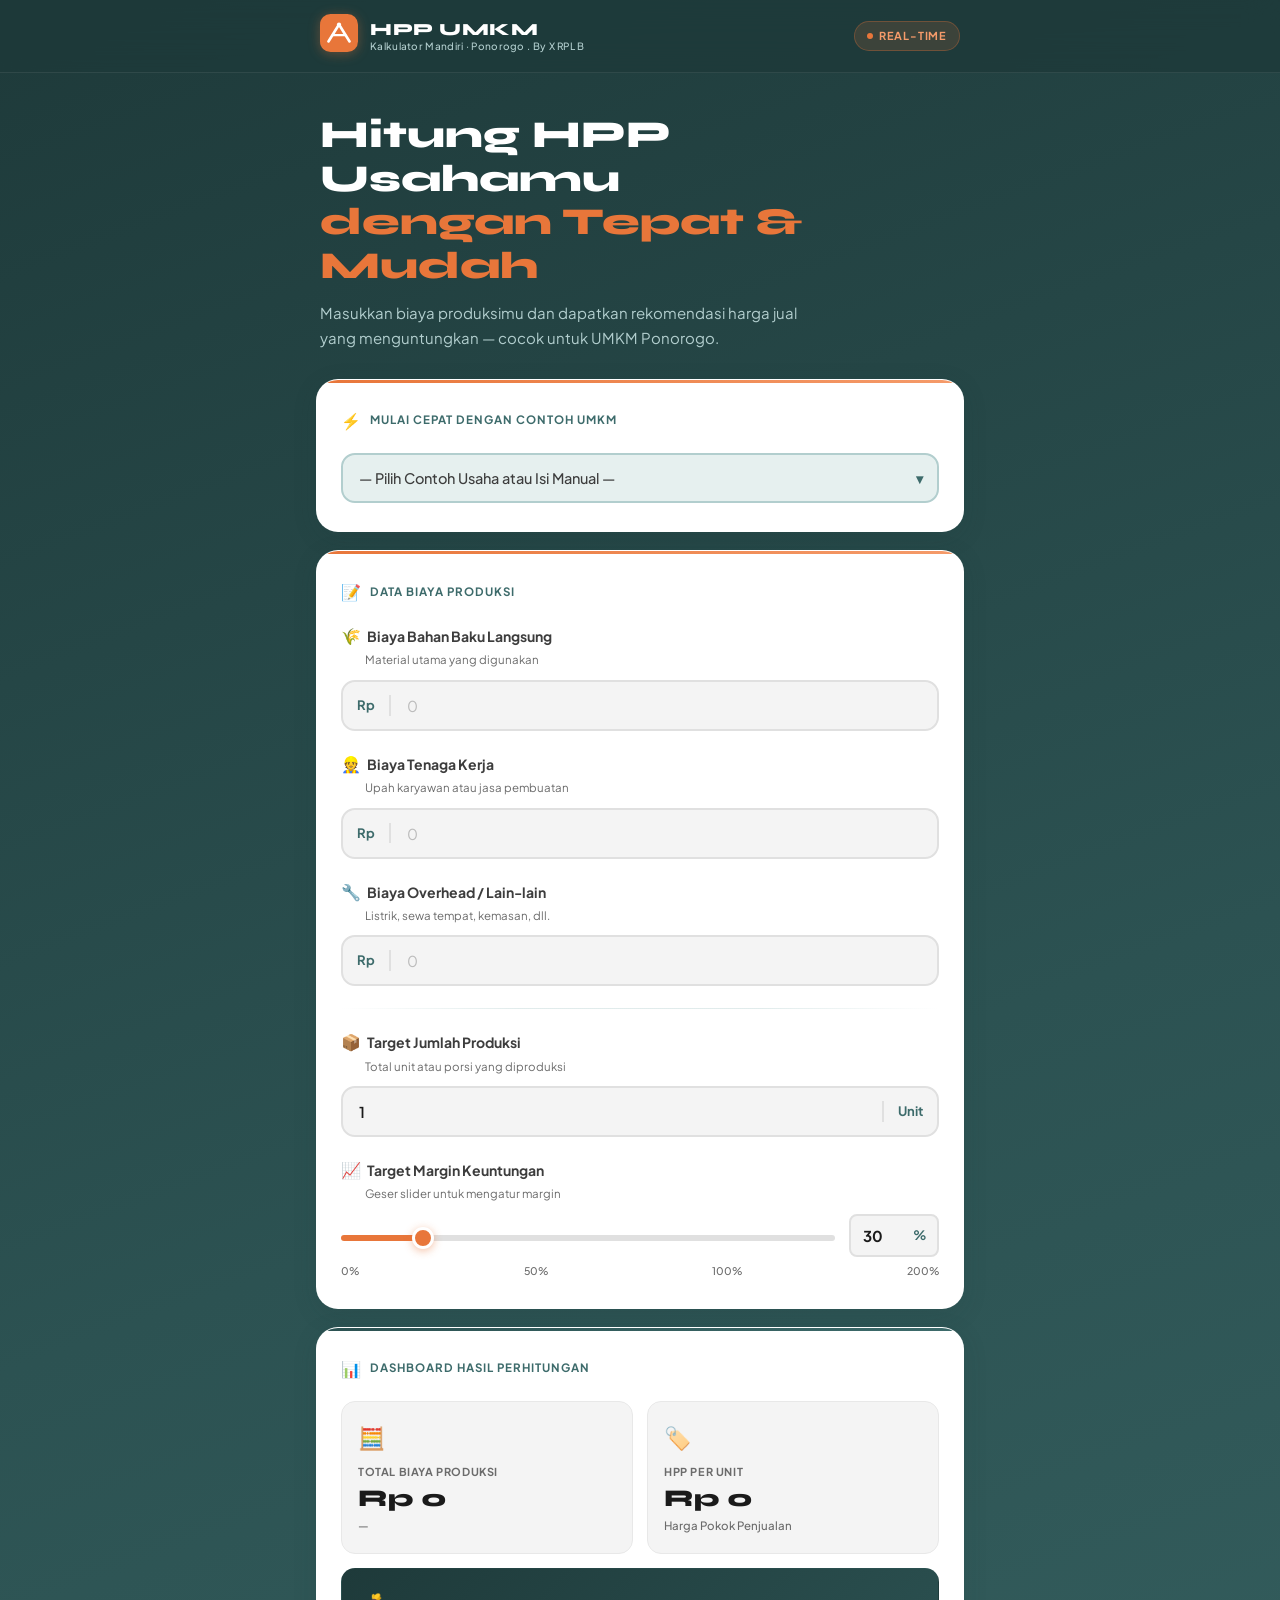
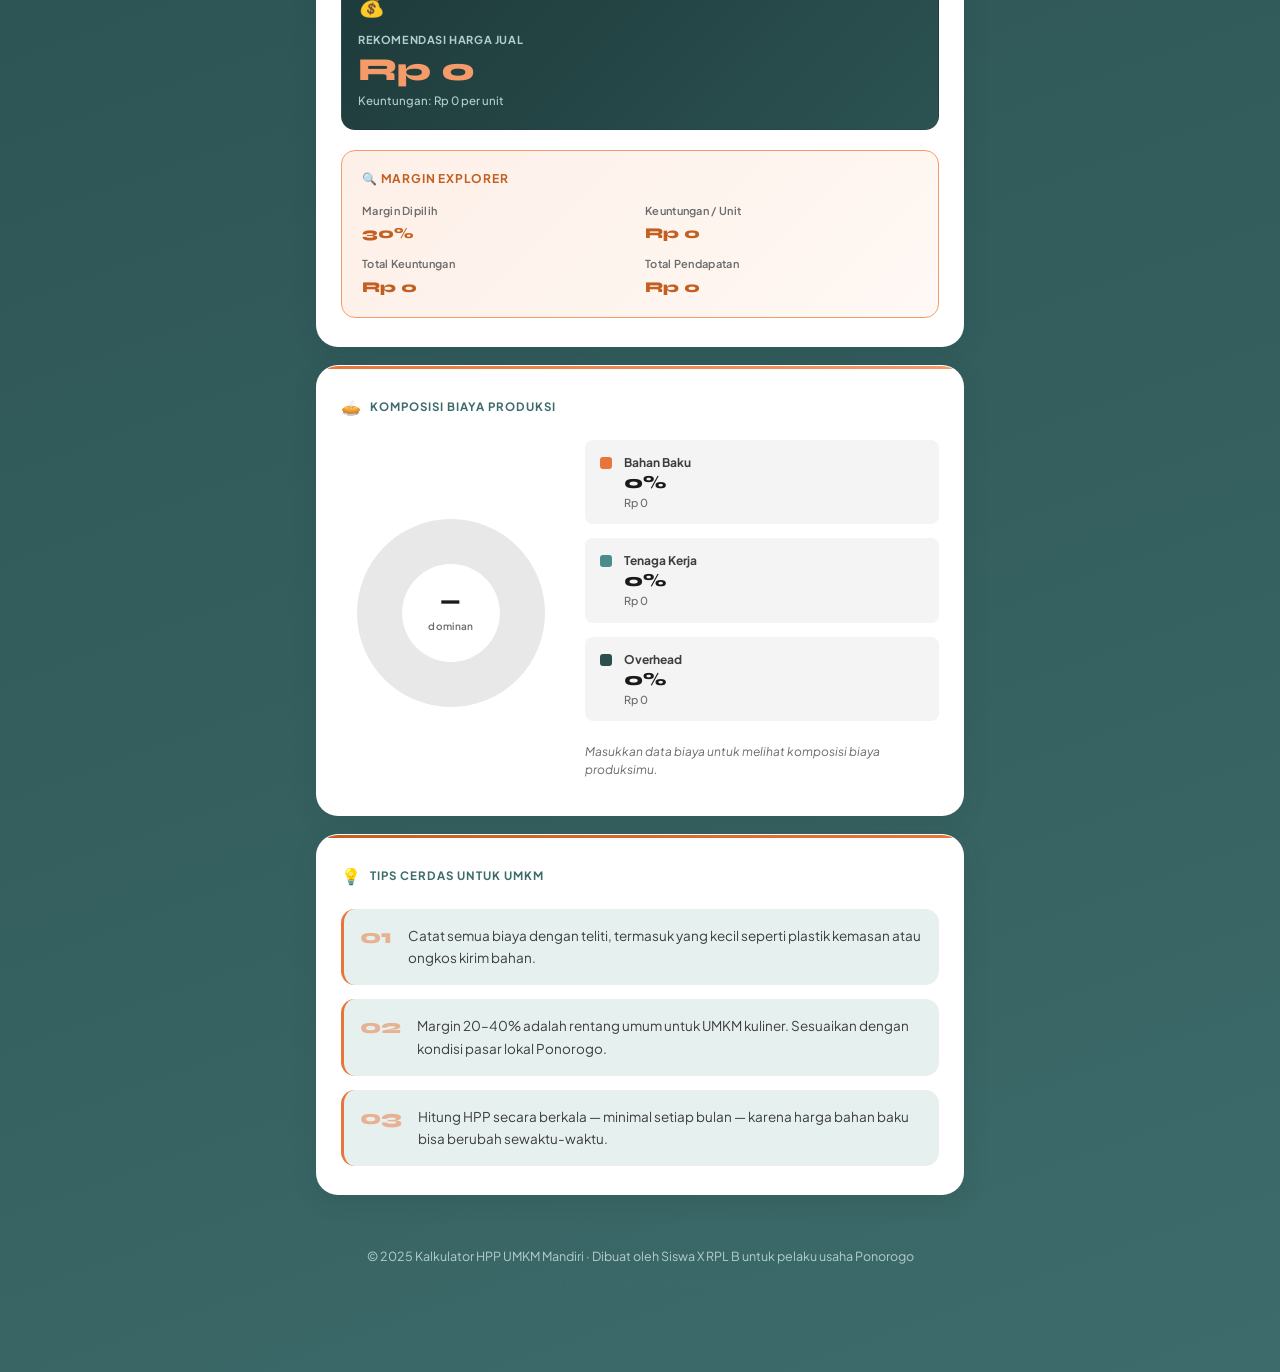
<file: index.html>
<!DOCTYPE html>
<html lang="id">
<head>
  <meta charset="UTF-8" />
  <meta name="viewport" content="width=device-width, initial-scale=1.0" />
  <title>Kalkulator HPP UMKM Mandiri | Ponorogo | Project X RPL B</title>
  <link rel="stylesheet" href="style.css" />
  <link rel="preconnect" href="https://fonts.googleapis.com" />
  <link rel="preconnect" href="https://fonts.gstatic.com" crossorigin />
  <link href="https://fonts.googleapis.com/css2?family=Plus+Jakarta+Sans:wght@300;400;500;600;700;800&family=Syne:wght@700;800&display=swap" rel="stylesheet" />
</head>
<body>

  <!-- ===== HEADER ===== -->
  <header class="site-header">
    <div class="header-inner">
      <div class="logo-area">
        <div class="logo-icon">
          <svg viewBox="0 0 36 36" fill="none" xmlns="http://www.w3.org/2000/svg">
            <rect width="36" height="36" rx="10" fill="#E8763A"/>
            <path d="M8 26 L18 10 L28 26" stroke="white" stroke-width="2.5" stroke-linecap="round" stroke-linejoin="round"/>
            <path d="M12 20 H24" stroke="white" stroke-width="2" stroke-linecap="round"/>
            <circle cx="18" cy="10" r="2" fill="white"/>
          </svg>
        </div>
        <div class="logo-text">
          <span class="logo-title">HPP UMKM</span>
          <span class="logo-sub">Kalkulator Mandiri · Ponorogo . By X RPL B</span>
        </div>
      </div>
      <div class="header-badge">
        <span class="badge-dot"></span>
        Real-time
      </div>
    </div>
  </header>

  <main class="main-content">

    <!-- ===== HERO STRIP ===== -->
    <section class="hero-strip">
      <h1>Hitung HPP Usahamu<br><span class="accent-text">dengan Tepat & Mudah</span></h1>
      <p>Masukkan biaya produksimu dan dapatkan rekomendasi harga jual yang menguntungkan — cocok untuk UMKM Ponorogo.</p>
    </section>

    <!-- ===== PRESET DROPDOWN ===== -->
    <section class="card preset-card">
      <div class="card-label">
        <span class="label-icon">⚡</span>
        Mulai Cepat dengan Contoh UMKM
      </div>
      <div class="select-wrapper">
        <select id="presetSelect">
          <option value="">— Pilih Contoh Usaha atau Isi Manual —</option>
          <option value="sate">🥩 Warung Sate Ponorogo</option>
          <option value="reog">🎭 Kerajinan Reog</option>
          <option value="cafe">☕ Cafe Jajan</option>
        </select>
        <span class="select-arrow">▾</span>
      </div>
      <div id="presetBadge" class="preset-badge hidden"></div>
    </section>

    <!-- ===== INPUT FORM ===== -->
    <section class="card input-card">
      <div class="card-label">
        <span class="label-icon">📝</span>
        Data Biaya Produksi
      </div>

      <div class="input-group">
        <label for="bahanBaku">
          <span class="input-icon">🌾</span>
          Biaya Bahan Baku Langsung
          <span class="input-hint">Material utama yang digunakan</span>
        </label>
        <div class="rupiah-wrap">
          <span class="rp-prefix">Rp</span>
          <input type="number" id="bahanBaku" placeholder="0" min="0" />
        </div>
      </div>

      <div class="input-group">
        <label for="tenagaKerja">
          <span class="input-icon">👷</span>
          Biaya Tenaga Kerja
          <span class="input-hint">Upah karyawan atau jasa pembuatan</span>
        </label>
        <div class="rupiah-wrap">
          <span class="rp-prefix">Rp</span>
          <input type="number" id="tenagaKerja" placeholder="0" min="0" />
        </div>
      </div>

      <div class="input-group">
        <label for="overhead">
          <span class="input-icon">🔧</span>
          Biaya Overhead / Lain-lain
          <span class="input-hint">Listrik, sewa tempat, kemasan, dll.</span>
        </label>
        <div class="rupiah-wrap">
          <span class="rp-prefix">Rp</span>
          <input type="number" id="overhead" placeholder="0" min="0" />
        </div>
      </div>

      <div class="divider"></div>

      <div class="input-group">
        <label for="jumlahProduksi">
          <span class="input-icon">📦</span>
          Target Jumlah Produksi
          <span class="input-hint">Total unit atau porsi yang diproduksi</span>
        </label>
        <div class="unit-wrap">
          <input type="number" id="jumlahProduksi" placeholder="1" min="1" value="1" />
          <span class="unit-suffix">Unit</span>
        </div>
      </div>

      <!-- Margin Slider -->
      <div class="input-group slider-group">
        <label for="marginSlider">
          <span class="input-icon">📈</span>
          Target Margin Keuntungan
          <span class="input-hint">Geser slider untuk mengatur margin</span>
        </label>
        <div class="slider-control">
          <div class="slider-track-wrap">
            <input type="range" id="marginSlider" min="0" max="200" value="30" step="1" />
          </div>
          <div class="slider-display">
            <input type="number" id="marginInput" value="30" min="0" max="200" />
            <span class="pct-suffix">%</span>
          </div>
        </div>
        <div class="margin-labels">
          <span>0%</span>
          <span>50%</span>
          <span>100%</span>
          <span>200%</span>
        </div>
      </div>
    </section>

    <!-- ===== DASHBOARD HASIL ===== -->
    <section class="card result-card">
      <div class="card-label">
        <span class="label-icon">📊</span>
        Dashboard Hasil Perhitungan
      </div>

      <div class="result-grid">
        <div class="result-tile tile-total">
          <div class="tile-icon">🧮</div>
          <div class="tile-label">Total Biaya Produksi</div>
          <div class="tile-value" id="totalBiaya">Rp 0</div>
          <div class="tile-sub" id="totalPerUnit">— per unit</div>
        </div>
        <div class="result-tile tile-hpp">
          <div class="tile-icon">🏷️</div>
          <div class="tile-label">HPP per Unit</div>
          <div class="tile-value" id="hppPerUnit">Rp 0</div>
          <div class="tile-sub">Harga Pokok Penjualan</div>
        </div>
        <div class="result-tile tile-jual tile-full">
          <div class="tile-icon">💰</div>
          <div class="tile-label">Rekomendasi Harga Jual</div>
          <div class="tile-value highlight" id="hargaJual">Rp 0</div>
          <div class="tile-sub" id="keuntunganPerUnit">Keuntungan: Rp 0 per unit</div>
        </div>
      </div>

      <!-- Margin Explorer Panel -->
      <div class="margin-explorer" id="marginExplorer">
        <div class="explorer-title">🔍 Margin Explorer</div>
        <div class="explorer-grid">
          <div class="explorer-item">
            <span class="ex-label">Margin Dipilih</span>
            <span class="ex-val" id="exMargin">30%</span>
          </div>
          <div class="explorer-item">
            <span class="ex-label">Keuntungan / Unit</span>
            <span class="ex-val" id="exProfit">Rp 0</span>
          </div>
          <div class="explorer-item">
            <span class="ex-label">Total Keuntungan</span>
            <span class="ex-val" id="exTotalProfit">Rp 0</span>
          </div>
          <div class="explorer-item">
            <span class="ex-label">Total Pendapatan</span>
            <span class="ex-val" id="exRevenue">Rp 0</span>
          </div>
        </div>
      </div>
    </section>

    <!-- ===== PIE CHART ===== -->
    <section class="card chart-card">
      <div class="card-label">
        <span class="label-icon">🥧</span>
        Komposisi Biaya Produksi
      </div>
      <div class="chart-layout">
        <div class="canvas-wrap">
          <canvas id="pieChart" width="220" height="220"></canvas>
          <div class="chart-center-label" id="chartCenterLabel">
            <span class="center-pct" id="centerPct">—</span>
            <span class="center-desc">dominan</span>
          </div>
        </div>
        <div class="legend-panel">
          <div class="legend-item" id="legBahan">
            <span class="legend-dot" style="background:#E8763A"></span>
            <div class="legend-info">
              <span class="legend-name">Bahan Baku</span>
              <span class="legend-pct" id="pctBahan">0%</span>
              <span class="legend-amt" id="amtBahan">Rp 0</span>
            </div>
          </div>
          <div class="legend-item" id="legTK">
            <span class="legend-dot" style="background:#4A8C8A"></span>
            <div class="legend-info">
              <span class="legend-name">Tenaga Kerja</span>
              <span class="legend-pct" id="pctTK">0%</span>
              <span class="legend-amt" id="amtTK">Rp 0</span>
            </div>
          </div>
          <div class="legend-item" id="legOH">
            <span class="legend-dot" style="background:#2C4F4E"></span>
            <div class="legend-info">
              <span class="legend-name">Overhead</span>
              <span class="legend-pct" id="pctOH">0%</span>
              <span class="legend-amt" id="amtOH">Rp 0</span>
            </div>
          </div>
          <div class="legend-tip" id="legendTip">
            Masukkan data biaya untuk melihat komposisi biaya produksimu.
          </div>
        </div>
      </div>
    </section>

    <!-- ===== TIPS UMKM ===== -->
    <section class="card tips-card">
      <div class="card-label">
        <span class="label-icon">💡</span>
        Tips Cerdas untuk UMKM
      </div>
      <div class="tips-grid">
        <div class="tip-item">
          <span class="tip-num">01</span>
          <p>Catat semua biaya dengan teliti, termasuk yang kecil seperti plastik kemasan atau ongkos kirim bahan.</p>
        </div>
        <div class="tip-item">
          <span class="tip-num">02</span>
          <p>Margin 20–40% adalah rentang umum untuk UMKM kuliner. Sesuaikan dengan kondisi pasar lokal Ponorogo.</p>
        </div>
        <div class="tip-item">
          <span class="tip-num">03</span>
          <p>Hitung HPP secara berkala — minimal setiap bulan — karena harga bahan baku bisa berubah sewaktu-waktu.</p>
        </div>
      </div>
    </section>

    <!-- ===== FOOTER ===== -->
    <footer class="site-footer">
      <p>© 2025 Kalkulator HPP UMKM Mandiri · Dibuat oleh Siswa X RPL B untuk pelaku usaha Ponorogo</p>
      <p class="footer-sub">Inspired by SMK Negeri 1 Jenangan Ponorogo</p>
    </footer>

  </main>

  <script src="script.js"></script>
</body>
</html>
</file>
<file: style.css>
/* =====================================================
   KALKULATOR HPP UMKM MANDIRI — style.css
   Palet: Teal/Grey-Teal | Orange Accent | Dark Grey
   ===================================================== */

/* ---- RESET & BASE ---- */
*, *::before, *::after { box-sizing: border-box; margin: 0; padding: 0; }

:root {
  --teal-deep:    #1E3A3A;
  --teal-mid:     #2C5252;
  --teal-soft:    #3D6B6B;
  --teal-light:   #5A8A89;
  --teal-pale:    #E6F0EF;
  --teal-muted:   #B2CECE;

  --orange:       #E8763A;
  --orange-light: #F59B6A;
  --orange-pale:  #FDF0E8;
  --orange-dark:  #C45F22;

  --grey-900:     #1A1A1A;
  --grey-700:     #3D3D3D;
  --grey-500:     #6B6B6B;
  --grey-300:     #BCBCBC;
  --grey-100:     #F4F4F4;
  --white:        #FFFFFF;

  --shadow-sm:    0 2px 8px rgba(30,58,58,.10);
  --shadow-md:    0 6px 24px rgba(30,58,58,.14);
  --shadow-lg:    0 16px 48px rgba(30,58,58,.18);

  --radius-sm:    8px;
  --radius-md:    14px;
  --radius-lg:    22px;

  --font-display: 'Syne', sans-serif;
  --font-body:    'Plus Jakarta Sans', sans-serif;

  --transition:   all .22s cubic-bezier(.4,0,.2,1);
}

html { scroll-behavior: smooth; }

body {
  font-family: var(--font-body);
  background: linear-gradient(160deg, #1E3A3A 0%, #2C5252 40%, #3D6B6B 100%);
  min-height: 100vh;
  color: var(--grey-900);
  font-size: 15px;
  line-height: 1.6;
  -webkit-font-smoothing: antialiased;
}

/* ---- SCROLLBAR ---- */
::-webkit-scrollbar { width: 6px; }
::-webkit-scrollbar-track { background: var(--teal-deep); }
::-webkit-scrollbar-thumb { background: var(--teal-soft); border-radius: 99px; }

/* =====================================================
   HEADER
   ===================================================== */
.site-header {
  position: sticky;
  top: 0;
  z-index: 100;
  background: rgba(30,58,58,.82);
  backdrop-filter: blur(16px);
  -webkit-backdrop-filter: blur(16px);
  border-bottom: 1px solid rgba(255,255,255,.08);
}

.header-inner {
  max-width: 680px;
  margin: 0 auto;
  padding: 14px 20px;
  display: flex;
  align-items: center;
  justify-content: space-between;
}

.logo-area {
  display: flex;
  align-items: center;
  gap: 12px;
}

.logo-icon svg {
  width: 38px;
  height: 38px;
  filter: drop-shadow(0 2px 6px rgba(232,118,58,.35));
}

.logo-text {
  display: flex;
  flex-direction: column;
  line-height: 1.2;
}

.logo-title {
  font-family: var(--font-display);
  font-size: 17px;
  font-weight: 800;
  color: var(--white);
  letter-spacing: .5px;
}

.logo-sub {
  font-size: 10px;
  color: var(--teal-muted);
  letter-spacing: .3px;
  font-weight: 500;
}

.header-badge {
  display: flex;
  align-items: center;
  gap: 6px;
  background: rgba(232,118,58,.15);
  border: 1px solid rgba(232,118,58,.3);
  color: var(--orange-light);
  font-size: 11px;
  font-weight: 700;
  letter-spacing: .8px;
  text-transform: uppercase;
  padding: 5px 12px;
  border-radius: 99px;
}

.badge-dot {
  width: 6px;
  height: 6px;
  background: var(--orange);
  border-radius: 50%;
  animation: pulse-dot 1.6s ease infinite;
}

@keyframes pulse-dot {
  0%, 100% { opacity: 1; transform: scale(1); }
  50%       { opacity: .5; transform: scale(.7); }
}

/* =====================================================
   MAIN LAYOUT
   ===================================================== */
.main-content {
  max-width: 680px;
  margin: 0 auto;
  padding: 0 16px 60px;
}

/* =====================================================
   HERO STRIP
   ===================================================== */
.hero-strip {
  padding: 40px 4px 28px;
  text-align: left;
}

.hero-strip h1 {
  font-family: var(--font-display);
  font-size: clamp(26px, 7vw, 38px);
  font-weight: 800;
  color: var(--white);
  line-height: 1.15;
  margin-bottom: 12px;
}

.accent-text {
  color: var(--orange);
}

.hero-strip p {
  color: var(--teal-muted);
  font-size: 15px;
  max-width: 480px;
  line-height: 1.7;
}

/* =====================================================
   CARDS
   ===================================================== */
.card {
  background: var(--white);
  border-radius: var(--radius-lg);
  padding: 28px 24px;
  margin-bottom: 18px;
  box-shadow: var(--shadow-md);
  border: 1px solid rgba(255,255,255,.6);
  position: relative;
  overflow: hidden;
  transition: var(--transition);
  animation: card-in .4s ease both;
}

.card::before {
  content: '';
  position: absolute;
  top: 0; left: 0; right: 0;
  height: 3px;
  background: linear-gradient(90deg, var(--orange), var(--orange-light));
  border-radius: var(--radius-lg) var(--radius-lg) 0 0;
}

@keyframes card-in {
  from { opacity: 0; transform: translateY(18px); }
  to   { opacity: 1; transform: translateY(0); }
}

.card:nth-child(2) { animation-delay: .05s; }
.card:nth-child(3) { animation-delay: .10s; }
.card:nth-child(4) { animation-delay: .15s; }
.card:nth-child(5) { animation-delay: .20s; }
.card:nth-child(6) { animation-delay: .25s; }

/* Card label */
.card-label {
  display: flex;
  align-items: center;
  gap: 8px;
  font-size: 11.5px;
  font-weight: 700;
  letter-spacing: 1px;
  text-transform: uppercase;
  color: var(--teal-soft);
  margin-bottom: 20px;
}

.label-icon { font-size: 16px; }

/* =====================================================
   PRESET
   ===================================================== */
.select-wrapper {
  position: relative;
}

.select-wrapper select {
  width: 100%;
  appearance: none;
  -webkit-appearance: none;
  background: var(--teal-pale);
  border: 2px solid var(--teal-muted);
  border-radius: var(--radius-md);
  padding: 14px 44px 14px 16px;
  font-family: var(--font-body);
  font-size: 14.5px;
  font-weight: 500;
  color: var(--grey-700);
  cursor: pointer;
  transition: var(--transition);
  outline: none;
}

.select-wrapper select:focus,
.select-wrapper select:hover {
  border-color: var(--orange);
  background: var(--orange-pale);
  color: var(--grey-900);
}

.select-arrow {
  position: absolute;
  right: 16px;
  top: 50%;
  transform: translateY(-50%);
  color: var(--teal-soft);
  pointer-events: none;
  font-size: 14px;
  font-weight: 700;
}

.preset-badge {
  margin-top: 12px;
  background: linear-gradient(135deg, var(--orange-pale), #FFF8F4);
  border: 1.5px solid var(--orange-light);
  border-radius: var(--radius-sm);
  padding: 10px 14px;
  font-size: 13px;
  color: var(--orange-dark);
  font-weight: 600;
  display: flex;
  align-items: center;
  gap: 8px;
  transition: var(--transition);
}

.preset-badge.hidden { display: none; }

/* =====================================================
   INPUT GROUPS
   ===================================================== */
.input-group {
  margin-bottom: 22px;
}

.input-group:last-child { margin-bottom: 0; }

.input-group label {
  display: flex;
  align-items: baseline;
  flex-wrap: wrap;
  gap: 6px;
  font-size: 14px;
  font-weight: 700;
  color: var(--grey-700);
  margin-bottom: 10px;
}

.input-icon { font-size: 16px; line-height: 1; }

.input-hint {
  font-size: 11.5px;
  font-weight: 400;
  color: var(--grey-500);
  flex-basis: 100%;
  margin-top: -2px;
  padding-left: 24px;
}

/* Rupiah input */
.rupiah-wrap, .unit-wrap {
  display: flex;
  align-items: center;
  background: var(--grey-100);
  border: 2px solid #E0E0E0;
  border-radius: var(--radius-md);
  overflow: hidden;
  transition: var(--transition);
}

.rupiah-wrap:focus-within,
.unit-wrap:focus-within {
  border-color: var(--orange);
  background: var(--orange-pale);
  box-shadow: 0 0 0 4px rgba(232,118,58,.12);
}

.rp-prefix, .unit-suffix {
  padding: 0 14px;
  font-size: 13px;
  font-weight: 700;
  color: var(--teal-soft);
  white-space: nowrap;
  user-select: none;
}

.rp-prefix { border-right: 2px solid #E0E0E0; }
.unit-suffix { border-left: 2px solid #E0E0E0; }

.rupiah-wrap input,
.unit-wrap input {
  flex: 1;
  border: none;
  background: transparent;
  padding: 14px 16px;
  font-family: var(--font-body);
  font-size: 15px;
  font-weight: 600;
  color: var(--grey-900);
  outline: none;
  min-width: 0;
}

.rupiah-wrap input::placeholder,
.unit-wrap input::placeholder {
  color: var(--grey-300);
  font-weight: 400;
}

/* Remove number input arrows */
input[type=number]::-webkit-inner-spin-button,
input[type=number]::-webkit-outer-spin-button { -webkit-appearance: none; margin: 0; }
input[type=number] { -moz-appearance: textfield; }

/* =====================================================
   DIVIDER
   ===================================================== */
.divider {
  height: 1px;
  background: linear-gradient(90deg, transparent, var(--teal-muted) 30%, var(--teal-muted) 70%, transparent);
  margin: 22px 0;
  opacity: .4;
}

/* =====================================================
   SLIDER
   ===================================================== */
.slider-group { }

.slider-control {
  display: flex;
  align-items: center;
  gap: 14px;
}

.slider-track-wrap {
  flex: 1;
  position: relative;
}

input[type=range] {
  width: 100%;
  height: 6px;
  -webkit-appearance: none;
  appearance: none;
  background: linear-gradient(90deg, var(--orange) var(--slider-pct, 15%), #E0E0E0 var(--slider-pct, 15%));
  border-radius: 99px;
  outline: none;
  cursor: pointer;
  transition: var(--transition);
}

input[type=range]::-webkit-slider-thumb {
  -webkit-appearance: none;
  width: 22px;
  height: 22px;
  border-radius: 50%;
  background: var(--orange);
  border: 3px solid var(--white);
  box-shadow: 0 2px 8px rgba(232,118,58,.45);
  cursor: grab;
  transition: var(--transition);
}

input[type=range]::-webkit-slider-thumb:active { cursor: grabbing; transform: scale(1.15); }
input[type=range]::-moz-range-thumb {
  width: 22px; height: 22px;
  border-radius: 50%;
  background: var(--orange);
  border: 3px solid var(--white);
  box-shadow: 0 2px 8px rgba(232,118,58,.45);
  cursor: grab;
}

.slider-display {
  display: flex;
  align-items: center;
  background: var(--grey-100);
  border: 2px solid #E0E0E0;
  border-radius: var(--radius-sm);
  overflow: hidden;
  min-width: 82px;
  transition: var(--transition);
}

.slider-display:focus-within {
  border-color: var(--orange);
  background: var(--orange-pale);
}

.slider-display input {
  width: 52px;
  border: none;
  background: transparent;
  padding: 10px 0 10px 12px;
  font-family: var(--font-body);
  font-size: 15px;
  font-weight: 700;
  color: var(--grey-900);
  outline: none;
}

.pct-suffix {
  padding: 0 10px;
  font-size: 13px;
  font-weight: 700;
  color: var(--teal-soft);
}

.margin-labels {
  display: flex;
  justify-content: space-between;
  margin-top: 6px;
  font-size: 10.5px;
  color: var(--grey-500);
  font-weight: 500;
}

/* =====================================================
   RESULT DASHBOARD
   ===================================================== */
.result-card::before {
  background: linear-gradient(90deg, var(--teal-mid), var(--teal-soft));
}

.result-grid {
  display: grid;
  grid-template-columns: 1fr 1fr;
  gap: 14px;
  margin-bottom: 20px;
}

.result-tile {
  background: var(--grey-100);
  border-radius: var(--radius-md);
  padding: 18px 16px;
  border: 1.5px solid #E8E8E8;
  transition: var(--transition);
  position: relative;
  overflow: hidden;
}

.result-tile:hover {
  border-color: var(--teal-muted);
  transform: translateY(-2px);
  box-shadow: var(--shadow-sm);
}

.tile-full {
  grid-column: 1 / -1;
  background: linear-gradient(135deg, var(--teal-deep) 0%, var(--teal-mid) 100%);
  border-color: transparent;
  color: var(--white);
}

.tile-full:hover { border-color: var(--orange); }

.tile-icon {
  font-size: 22px;
  margin-bottom: 8px;
  display: block;
}

.tile-label {
  font-size: 11px;
  font-weight: 700;
  letter-spacing: .6px;
  text-transform: uppercase;
  color: var(--grey-500);
  margin-bottom: 6px;
}

.tile-full .tile-label { color: var(--teal-muted); }

.tile-value {
  font-family: var(--font-display);
  font-size: clamp(18px, 4vw, 24px);
  font-weight: 800;
  color: var(--grey-900);
  line-height: 1;
  margin-bottom: 6px;
  transition: var(--transition);
}

.tile-full .tile-value { color: var(--white); font-size: clamp(22px, 5vw, 32px); }

.tile-value.highlight {
  color: var(--orange);
}

.tile-full .tile-value.highlight { color: var(--orange-light); }

.tile-sub {
  font-size: 11.5px;
  color: var(--grey-500);
  font-weight: 500;
}

.tile-full .tile-sub { color: var(--teal-muted); }

/* Value change animation */
.tile-value.changed {
  animation: val-pop .3s ease;
}

@keyframes val-pop {
  0%   { transform: scale(1); }
  50%  { transform: scale(1.05); color: var(--orange); }
  100% { transform: scale(1); }
}

/* =====================================================
   MARGIN EXPLORER
   ===================================================== */
.margin-explorer {
  background: linear-gradient(135deg, var(--orange-pale) 0%, #FFF8F4 100%);
  border: 1.5px solid var(--orange-light);
  border-radius: var(--radius-md);
  padding: 18px 20px;
}

.explorer-title {
  font-size: 12px;
  font-weight: 700;
  letter-spacing: .8px;
  text-transform: uppercase;
  color: var(--orange-dark);
  margin-bottom: 14px;
}

.explorer-grid {
  display: grid;
  grid-template-columns: 1fr 1fr;
  gap: 10px;
}

.explorer-item {
  display: flex;
  flex-direction: column;
  gap: 2px;
}

.ex-label {
  font-size: 11px;
  color: var(--grey-500);
  font-weight: 600;
  letter-spacing: .3px;
}

.ex-val {
  font-size: 15px;
  font-weight: 800;
  color: var(--orange-dark);
  font-family: var(--font-display);
}

/* =====================================================
   PIE CHART
   ===================================================== */
.chart-layout {
  display: flex;
  align-items: center;
  gap: 24px;
  flex-wrap: wrap;
}

.canvas-wrap {
  position: relative;
  flex-shrink: 0;
}

#pieChart {
  display: block;
  border-radius: 50%;
}

.chart-center-label {
  position: absolute;
  top: 50%;
  left: 50%;
  transform: translate(-50%, -50%);
  text-align: center;
  pointer-events: none;
}

.center-pct {
  display: block;
  font-family: var(--font-display);
  font-size: 22px;
  font-weight: 800;
  color: var(--grey-900);
  line-height: 1;
}

.center-desc {
  font-size: 10px;
  color: var(--grey-500);
  font-weight: 600;
  letter-spacing: .3px;
}

/* Legend */
.legend-panel {
  flex: 1;
  min-width: 160px;
  display: flex;
  flex-direction: column;
  gap: 14px;
}

.legend-item {
  display: flex;
  align-items: flex-start;
  gap: 12px;
  padding: 12px 14px;
  background: var(--grey-100);
  border-radius: var(--radius-sm);
  border: 1.5px solid transparent;
  transition: var(--transition);
  cursor: default;
}

.legend-item:hover {
  border-color: var(--teal-muted);
  transform: translateX(4px);
}

.legend-dot {
  width: 12px;
  height: 12px;
  border-radius: 3px;
  flex-shrink: 0;
  margin-top: 4px;
}

.legend-info {
  display: flex;
  flex-direction: column;
  gap: 1px;
}

.legend-name {
  font-size: 12px;
  font-weight: 700;
  color: var(--grey-700);
}

.legend-pct {
  font-size: 18px;
  font-weight: 800;
  font-family: var(--font-display);
  color: var(--grey-900);
  line-height: 1.1;
}

.legend-amt {
  font-size: 11px;
  color: var(--grey-500);
  font-weight: 500;
}

.legend-tip {
  font-size: 12px;
  color: var(--grey-500);
  font-style: italic;
  line-height: 1.5;
  padding: 8px 0;
}

/* =====================================================
   TIPS
   ===================================================== */
.tips-card::before {
  background: linear-gradient(90deg, var(--orange-dark), var(--orange));
}

.tips-grid {
  display: flex;
  flex-direction: column;
  gap: 14px;
}

.tip-item {
  display: flex;
  align-items: flex-start;
  gap: 16px;
  padding: 16px;
  background: var(--teal-pale);
  border-radius: var(--radius-md);
  border-left: 3px solid var(--orange);
}

.tip-num {
  font-family: var(--font-display);
  font-size: 20px;
  font-weight: 800;
  color: var(--orange);
  opacity: .5;
  flex-shrink: 0;
  line-height: 1;
  margin-top: 2px;
}

.tip-item p {
  font-size: 13.5px;
  color: var(--grey-700);
  line-height: 1.65;
}

/* =====================================================
   FOOTER
   ===================================================== */
.site-footer {
  text-align: center;
  padding: 32px 20px 20px;
  color: var(--teal-muted);
  font-size: 12.5px;
  line-height: 1.8;
}

.footer-sub {
  color: var(--teal-soft);
  font-size: 11px;
  letter-spacing: .3px;
  margin-top: 4px;
}

/* =====================================================
   RESPONSIVE
   ===================================================== */
@media (max-width: 480px) {
  .main-content { padding: 0 12px 48px; }
  .card { padding: 22px 18px; }
  .hero-strip { padding: 28px 2px 20px; }
  .result-grid { grid-template-columns: 1fr; }
  .tile-full { grid-column: 1; }
  .chart-layout { flex-direction: column; align-items: flex-start; }
  .canvas-wrap { margin: 0 auto; }
  .legend-panel { width: 100%; }
  .explorer-grid { grid-template-columns: 1fr; }
  .header-inner { padding: 12px 16px; }
  .logo-title { font-size: 15px; }
}

@media (max-width: 360px) {
  .hero-strip h1 { font-size: 24px; }
}

/* =====================================================
   UTILITY ANIMATIONS
   ===================================================== */
@keyframes fadeIn {
  from { opacity: 0; }
  to   { opacity: 1; }
}

.fade-in { animation: fadeIn .3s ease both; }
</file>
